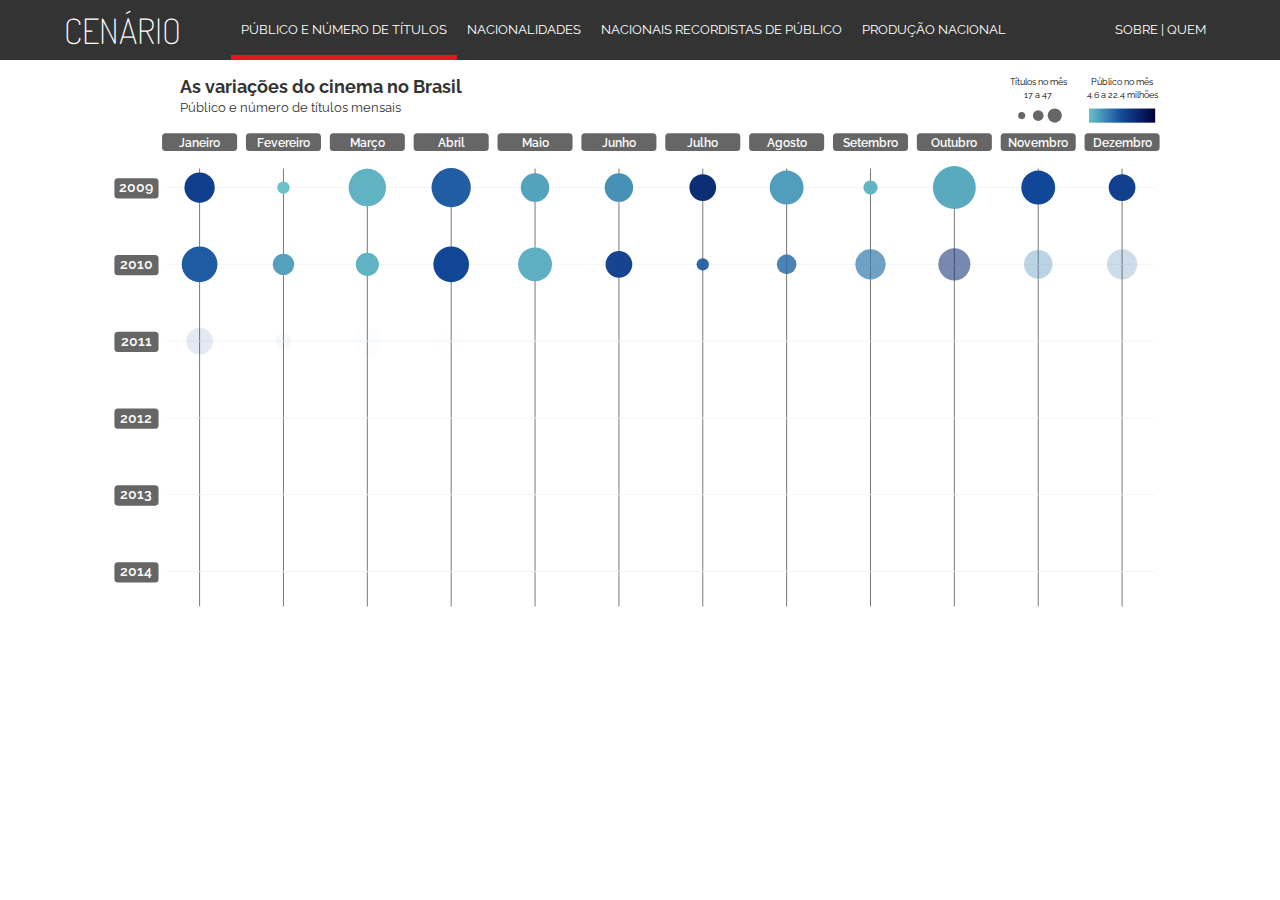
<file: index.html>
<!DOCTYPE html>
<html>
  <head>
    <meta http-equiv="Content-Language" content="pt-br">
    <meta http-equiv="Content-Type" content="text/html; charset=utf-8" />
    <script type="text/javascript" src="js/d3.v3.min.js"></script>
    <script type="text/javascript" src="js/specifications.js"></script>
    <script type="text/javascript" src="js/auxiliarfunctions.js"></script>
    <script type="text/javascript" src="js/nationalities.js"></script>
    <script type="text/javascript" src="js/overview.js"></script>
    <script type="text/javascript" src="js/recordists.js"></script>
    <script type="text/javascript" src="js/production.js"></script>
    <script type="text/javascript" src="js/about.js"></script>
    <link href='https://fonts.googleapis.com/css?family=Dosis:400' rel='stylesheet' type='text/css'>
    <link href='https://fonts.googleapis.com/css?family=Raleway:400,300,600' rel='stylesheet' type='text/css'>
    <link type="text/css" rel="stylesheet" href="css/normalize.css"/>
    <link type="text/css" rel="stylesheet" href="css/style.css"/>
    <title>Cenário - Visualizando o Cinema no Brasil</title>
  </head>
  <body lang="pt-BR">

    <div class="menu-container">
      <nav class="menu">
        <div class="vis-selector">
          <a href="http://pedrorv.github.io/cenario"><h1>CEN&Aacute;RIO</h1></a>
          <p class="nav vis-selection overview selected-vis">P&uacute;blico e N&uacute;mero de T&iacute;tulos</p>
          <p class="nav vis-selection nationalities">Nacionalidades</p>
          <p class="nav vis-selection recordists">Nacionais Recordistas de P&uacute;blico</p>
          <p class="nav vis-selection production">Produ&ccedil;&atilde;o Nacional</p>
          <p class="nav vis-selection about" href="#">Sobre | Quem</p>
        </div>
      </nav>
    </div>

    <div class="visualization" id="container">

    <script type="text/javascript">

      // Create a svg and resize according to user screen
      var svg = d3.select("div.visualization")
          .append("svg")
          .attr("class", "vis")
          .attr("width", visConfig.width)
          .attr("height", visConfig.height);

      var userWindowWidth = window.innerWidth || document.documentElement.clientWidth || document.body.clientWidth;
      scaleSvg(scaleRatio(userWindowWidth, visConfig.width, visConfig.baseWidth));

      // Create first vis acoording to user screen
      createVisOverview(userWindowWidth);

      // Adjust vis on screen resize
      d3.select(window).on("resize", function() {
        var userWindowWidth = window.innerWidth || document.documentElement.clientWidth || document.body.clientWidth,
            ratio = scaleRatio(userWindowWidth, visConfig.width, visConfig.baseWidth);



        var wordcloud = d3.select("div#word-cloud");

        if (!wordcloud.empty()) {
          wordcloud.style({
              position: "absolute",
              top: ((visConfig.proMenuTextOptionsH/visConfig.height) * 100) + "%",
              left: ((visConfig.proMenuTextOptionsW/visConfig.width) * 100) + "%",
              width: ((visConfig.proMenuTextOptionsWTotal/visConfig.width) * 100) + "%",
              height: ((visConfig.proMenuTextOptionsHTotal/visConfig.height) * 100) + "%"
            });

          wordcloud.selectAll("p")
            .style({
              "font-size": function() {
                var value = parseFloat(d3.select(this).attr("base-size"));
                return (value * ratio) + "px";
              },
              color: "#000",
              display: "inline-block",
              margin: "0 5px 5px 0"
            });
        }

        scaleSvg(ratio);
        scaleVis(ratio);

        d3.select("div.visualization").style({
          width: (visConfig.width * ratio) + "px"
        });
      });

      function visualSelection(reference) {
        d3.selectAll(".vis-selection").classed("selected-vis", false);
        d3.select(reference).classed("selected-vis", true);
      }

      var visSelectors = d3.selectAll(".vis-selection").on("click", function() {
        visualSelection(this);
      });

      function changeVis (reference, newVis) {
        userWindowWidth = window.innerWidth || document.documentElement.clientWidth || document.body.clientWidth;
        d3.selectAll("div#word-cloud").remove();
        d3.select("div.about-page").remove();
        d3.select("svg").classed("hidden", false);
        clearInterval(visConfig.animationTimer);
        visualSelection(reference);
        newVis(userWindowWidth);
        resizeFun = newVis;
      }

      var visOverview = d3.select("p.overview").on("click", function() {
        changeVis(this, createVisOverview);
      });

      var visNationalities = d3.select("p.nationalities").on("click", function() {
        changeVis(this, createVisNationalities);
      });

      var visRecordists = d3.select("p.recordists").on("click", function() {
        changeVis(this, createVisRecordists);
      });

      var visProduction = d3.select("p.production").on("click", function() {
        changeVis(this, createVisProduction);
      });

      var visAbout = d3.select("p.about").on("click", function() {
        changeVis(this, createAboutPage);
      });


    </script>
    <script>
      (function(i,s,o,g,r,a,m){i['GoogleAnalyticsObject']=r;i[r]=i[r]||function(){
      (i[r].q=i[r].q||[]).push(arguments)},i[r].l=1*new Date();a=s.createElement(o),
      m=s.getElementsByTagName(o)[0];a.async=1;a.src=g;m.parentNode.insertBefore(a,m)
      })(window,document,'script','https://www.google-analytics.com/analytics.js','ga');

      ga('create', 'UA-87914413-1', 'auto');
      ga('send', 'pageview');
    </script>
  </body>
</html>
</file>
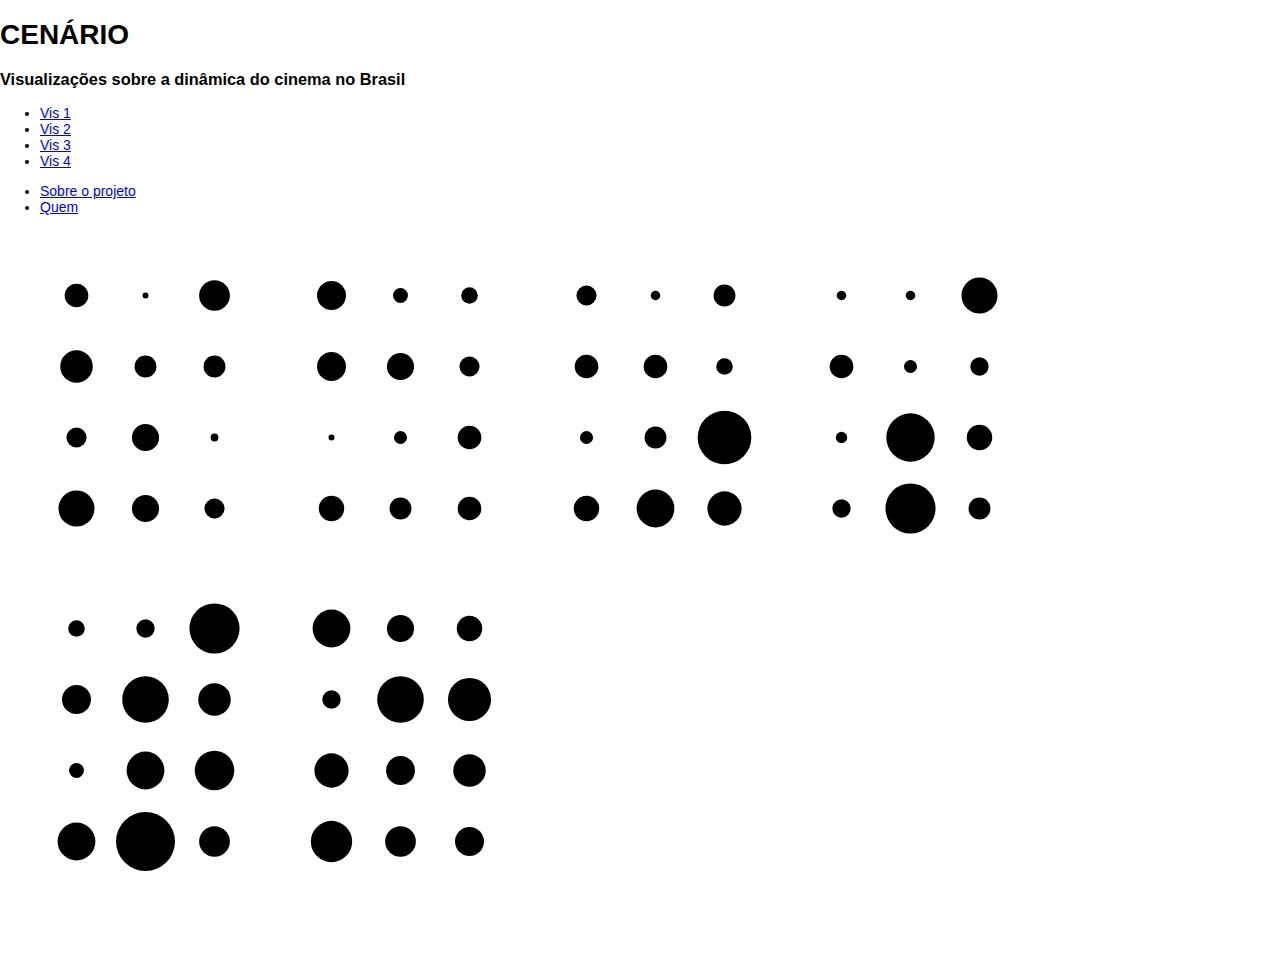
<file: generalView/index.html>
<!DOCTYPE html>
<html>
  <head>
    <script type="text/javascript" src="js/d3.v3.min.js"></script>
    <script type="text/javascript" src="js/specifications.js"></script>
    <script type="text/javascript" src="js/auxiliarfunctions.js"></script>
    <script type="text/javascript" src="js/vis1-0.js"></script>
    <link href='https://fonts.googleapis.com/css?family=Dosis:400' rel='stylesheet' type='text/css'>
    <link href='https://fonts.googleapis.com/css?family=Open+Sans:400,600,300' rel='stylesheet' type='text/css'>
    <link type="text/css" rel="stylesheet" href="css/style.css"/>
  </head>
  <body>

    <aside class="menu">
      <div class="logo">
        <h1>CEN&Aacute;RIO</h1>
        <h3>Visualiza&ccedil;&otilde;es sobre a din&acirc;mica do cinema no Brasil</h3>
      </div>
      <nav class="vis-selector">
        <ul>
          <li><a href="#">Vis 1</a></li>
          <li><a href="#">Vis 2</a></li>
          <li><a href="#">Vis 3</a></li>
          <li><a href="#">Vis 4</a></li>
        </ul>
      </nav>
      <nav class="nav">
        <ul>
          <li><a href="#">Sobre o projeto</a></li>
          <li><a href="#">Quem</a></li>
        </ul>
      </nav>
    </aside>
    <main class="main-content">
      <div id="visualization"></div>
    </main>


    <script type="text/javascript">

      // Create an svg tag of the right size
      var svg = d3.select("#visualization").append("svg:svg")
          .attr("width", visConfig.width)
          .attr("height", visConfig.height);

      d3.json("js/data.json", function(error, json) {
        if (error) return console.warn(error);
        visConfig.data = json;
        visConfig.dataCircles = returnCirclesData(visConfig.data);
        createVis();
      });

    </script>
  </body>
</html>
</file>
<file: css/style.css>
* {
  margin: 0;
}

.clearfix:after {
     visibility: hidden;
     display: block;
     font-size: 0;
     content: " ";
     clear: both;
     height: 0;
     }
.clearfix { display: inline-block; }
/* start commented backslash hack \*/
* html .clearfix { height: 1%; }
.clearfix { display: block; }
/* close commented backslash hack */

body {
  margin: 0 auto;
  display: block;
  font-family: 'Raleway', sans-serif;
  background-color: #fff;
  color: white;
}

div.about-page {
  text-align: justify;
  text-justify: inter-word;
  -webkit-hyphens: auto;
  -moz-hyphens: auto;
  -ms-hyphens: auto;
  hyphens: auto;
}

#container {
  position: relative;
}

div.visualization {
  margin: 0 auto;
  width: 90%;
  position: relative;
}

svg {
  display: block;
  margin: 0 auto;
}

div.menu-container {
  width: 100%;
  background-color: #333;
}

nav.menu {
  width: 90%;
  margin: 0 auto;
  height: 60px;
}

div.vis-selector {
  height: 60px;
  margin: 0;
}

div.vis-selector h1 {
  font-family: 'Dosis', sans-serif;
  font-weight: 200;
  margin: 0;
  font-size: 35px;
  line-height: 60px;
  display: block;
  float: left;
  margin-right: 50px;
}

div.vis-selector a {
  text-decoration: none;
  color: white;
}

div.vis-selector p {
  display: block;
  float: left;
  font-size: 13px;
  line-height: 60px;
  color: white;
  text-transform: uppercase;
  padding: 0 10px;
}

div.vis-selector p.nav:hover {
  box-shadow: 0px -5px 0px #dd1924 inset;
  cursor: pointer;
  transition: box-shadow 0.3s ease 0s;
}

div.vis-selector p.selected-vis {
  box-shadow: 0px -5px 0px #dd1924 inset;
}

div.vis-selector p:last-child {
  float: right;
}

text, p.uf {
  font-family: "Raleway", sans-serif;
}

text.bold, p.bold {
  font-weight: 600;
}

text.light {
  font-weight: 400;
}


line.highlight-division {
  stroke-width: 0.5;
  stroke: #999;
}

/*text.month, text.year, text.year-selector, p.uf, text.title, text.subtitle, text.title-description, text.graph-description */

text {
  -webkit-user-select: none;  /* Chrome all / Safari all */
  -moz-user-select: none;     /* Firefox all */
  -ms-user-select: none;      /* IE 10+ */
  user-select: none;          /* Likely future */
  cursor: default;
}

p.nav, h1, p.uf {
  -webkit-user-select: none;  /* Chrome all / Safari all */
  -moz-user-select: none;     /* Firefox all */
  -ms-user-select: none;      /* IE 10+ */
  user-select: none;          /* Likely future */
}

p.uf {
  transition: box-shadow 0.3s ease 0s;
}
p.sudeste {
  box-shadow: 0px -2px 0px #7DB2DD inset;
}
p.sudeste-hold:hover {
  box-shadow: 0px -2px 0px #7DB2DD inset;
}

p.sul {
  box-shadow: 0px -2px 0px #F8A40D inset;
}
p.sul-hold:hover {
  box-shadow: 0px -2px 0px #F8A40D inset;
}

p.nordeste {
  box-shadow: 0px -2px 0px #688BAD inset;
}
p.nordeste-hold:hover {
  box-shadow: 0px -2px 0px #688BAD inset;
}

p.centro-oeste {
  box-shadow: 0px -2px 0px #0079B5 inset;
}
p.centro-oeste-hold:hover {
  box-shadow: 0px -2px 0px #0079B5 inset;
}

p.norte {
  box-shadow: 0px -2px 0px #FC4F68 inset;
}
p.norte-hold:hover {
  box-shadow: 0px -2px 0px #FC4F68 inset;
}

rect.pause-button, path.play-button,
circle.movie-info:hover, circle.menu-option:hover,
rect.region-selector:hover, circle.graph-points:hover,
circle.value-selector:hover, circle.year-month:hover,
circle.movies-ranking:hover, rect.month,
rect#lightbox:hover, text#close:hover,
text.month, text.year,
text.year-selector, rect.country-bar,
path.country-path, p.uf, path.dropdown,
rect.menu-dropdown, text.menu-dropdown,
rect.continent-selector {
  cursor: pointer;
}

rect.month:hover, text.month:hover, rect.year:hover, text.year:hover {
  cursor: grab;
  cursor: -webkit-grab;
  cursor: -moz-grab;
}

rect[grab="yes"], text[grab="yes"] {
  cursor: grabbing !important;
  cursor: -webkit-grabbing !important;
  cursor: -moz-grabbing !important;
}

div.about-page {
  width: inherit;
}

div.about-content {
  width: 50%;
  float: left;
  box-sizing: border-box;
  min-height: 100px;
  padding: 20px;
  margin: 40px 0;
}

div.about-content:first-child {
  border-right: 1px solid gray;
}

div.team-member {
  width: 50%;
  float: left;
  box-sizing: border-box;
  margin-bottom: 45px;
}

h2.section-title {
  font-size: 22px;
  color: #dd1924;
  text-align: center;
  margin-bottom: 40px;
}

h2.second-title {
  margin-top: 20px;
  clear: both;
}

h3.member-name {
  font-size: 18px;
  text-align: center;
  color: #000;
  margin: 20px 0px 20px 0px;
}

p.about-text {
  color: #000;
  font-size: 16px;
  margin: 0 auto;
  margin-top: 20px;
  width: 80%;
  line-height: 22px;
  clear: both;
}

p.member-description {
  font-size: 14px;
  line-height: 18px;
  text-align: center;
  color: #000;
}

img.photo {
  width: 150px;
  height: 150px;
  margin: 0 auto;
  display: block;
  border-radius: 50%;
}


.hidden {
  display: none;
}

text.label {
  font-family: sans-serif !important; 
}
</file>
<file: generalView/css/style.css>
body {
  margin: 0;
  font-size: 14px;
  font-family: "Helvetica Neue", Helvetica;
}

svg {
  display: block;
}

path {
  fill: none;
  stroke: black;
  stroke-width: 2px;
}

text.title {
	font-size: 20px;
	font-family: "Helvetica Neue", Helvetica;
}

text.shadow {
    stroke: white;
    stroke-width: 2.5px;
    opacity: 0.9;
}

circle.movie {
  fill: #8B1CC6;
  opacity: 0.6;
}

line.month {
  stroke: gray;
  stroke-width: 1px;
}

line.guide {
  stroke: gray;
  stroke-width: 0.3px;
}
</file>
